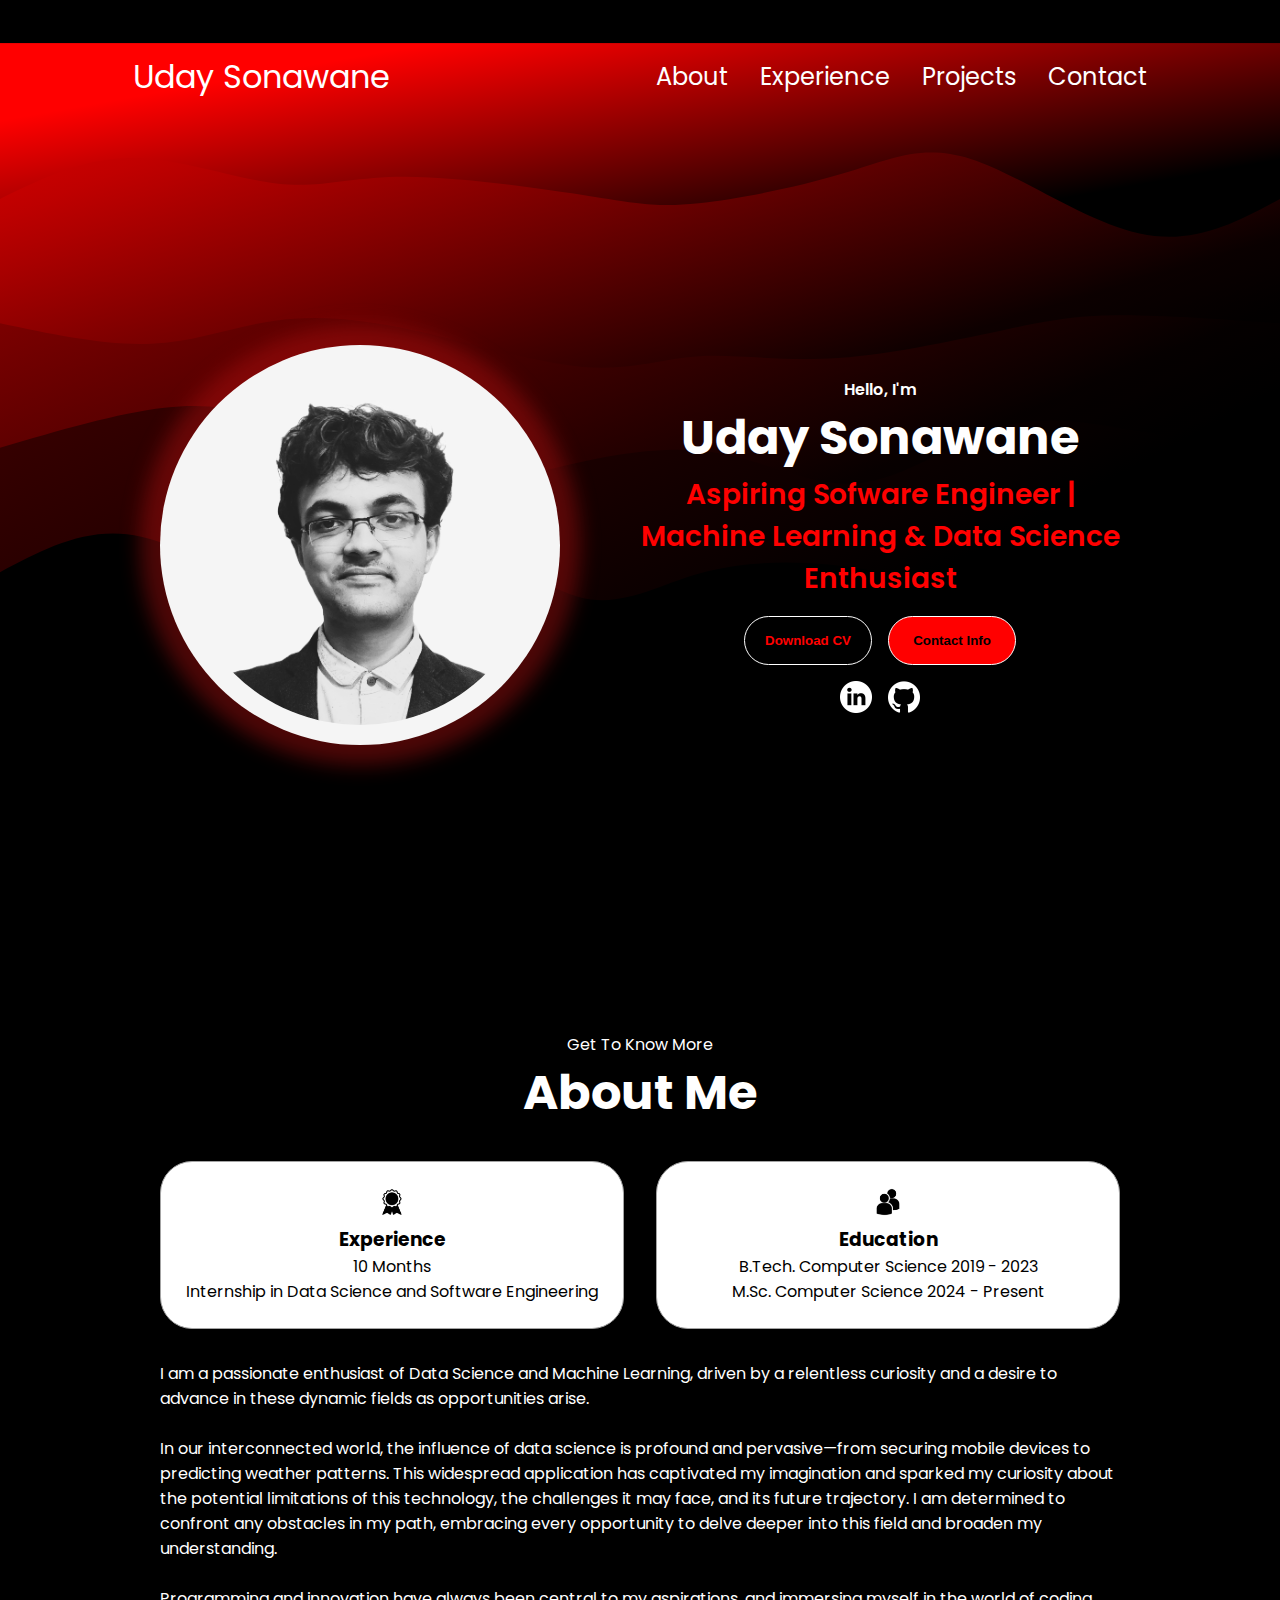
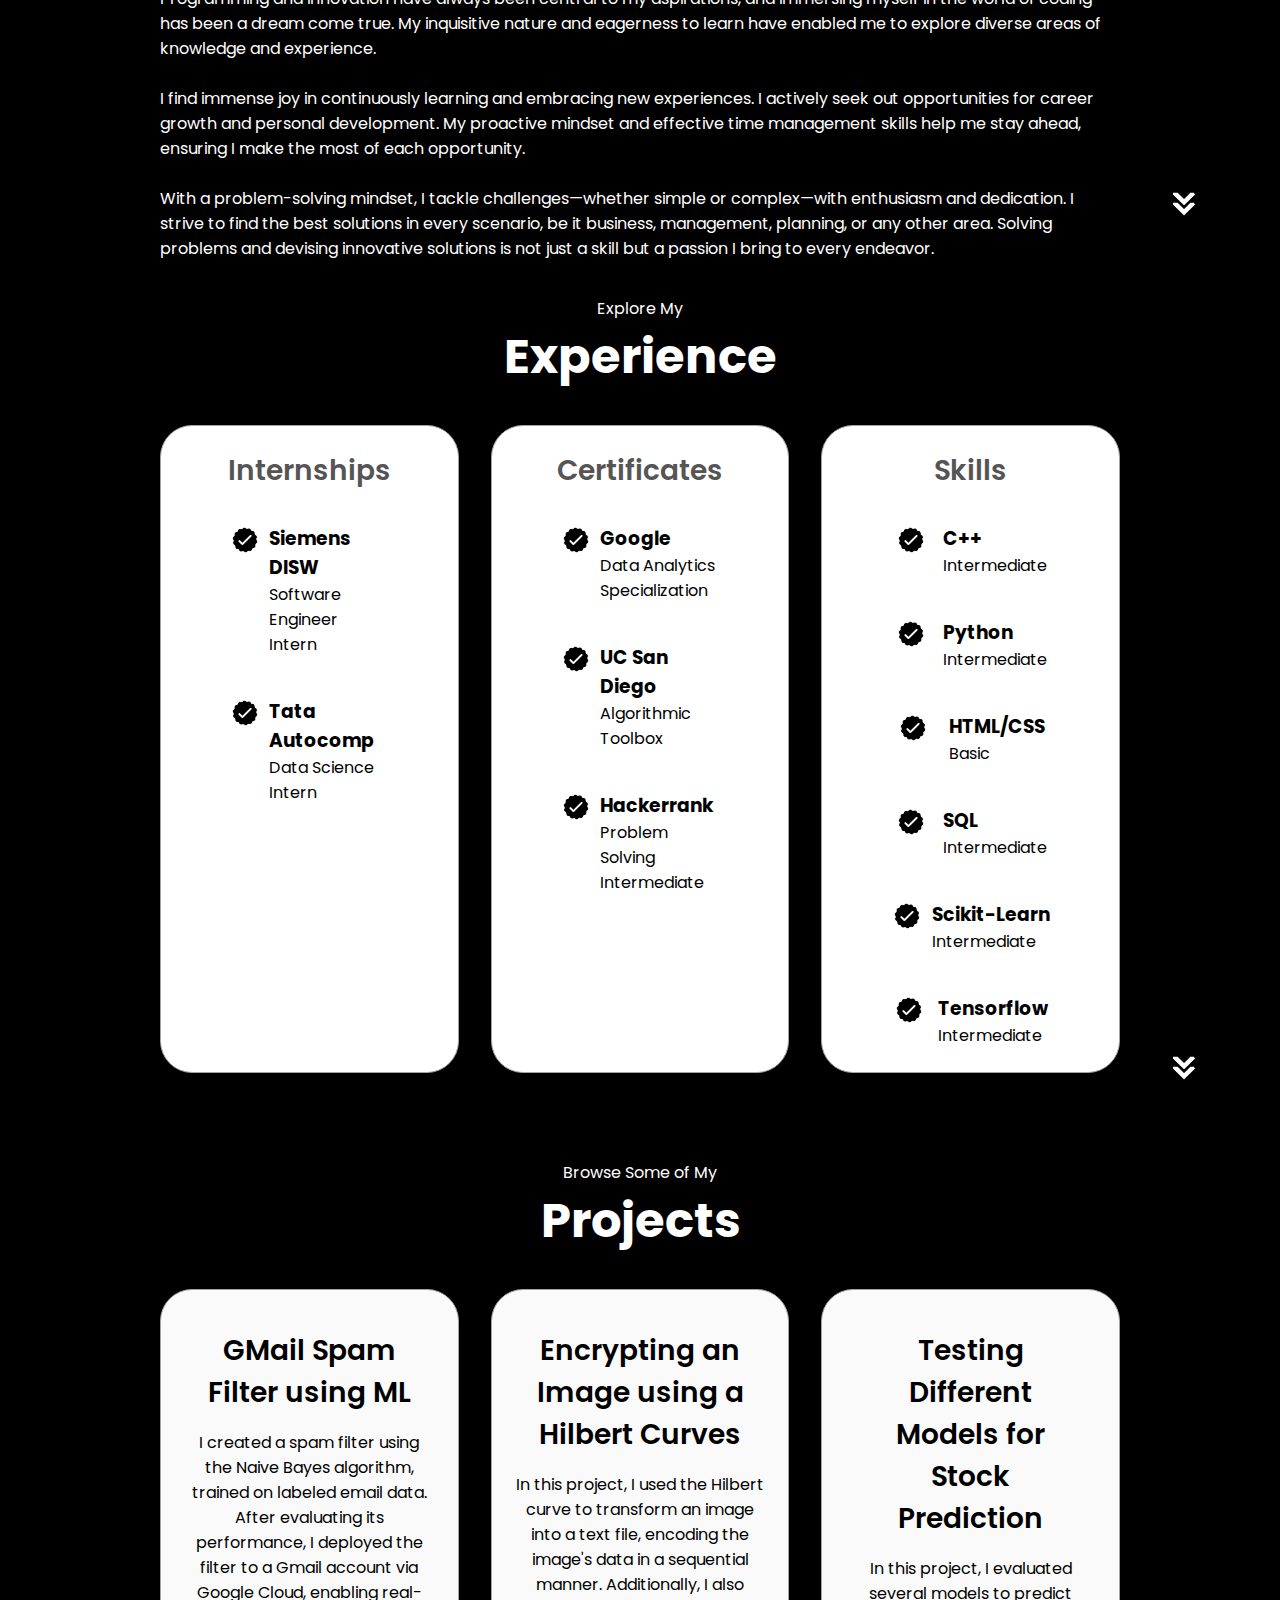
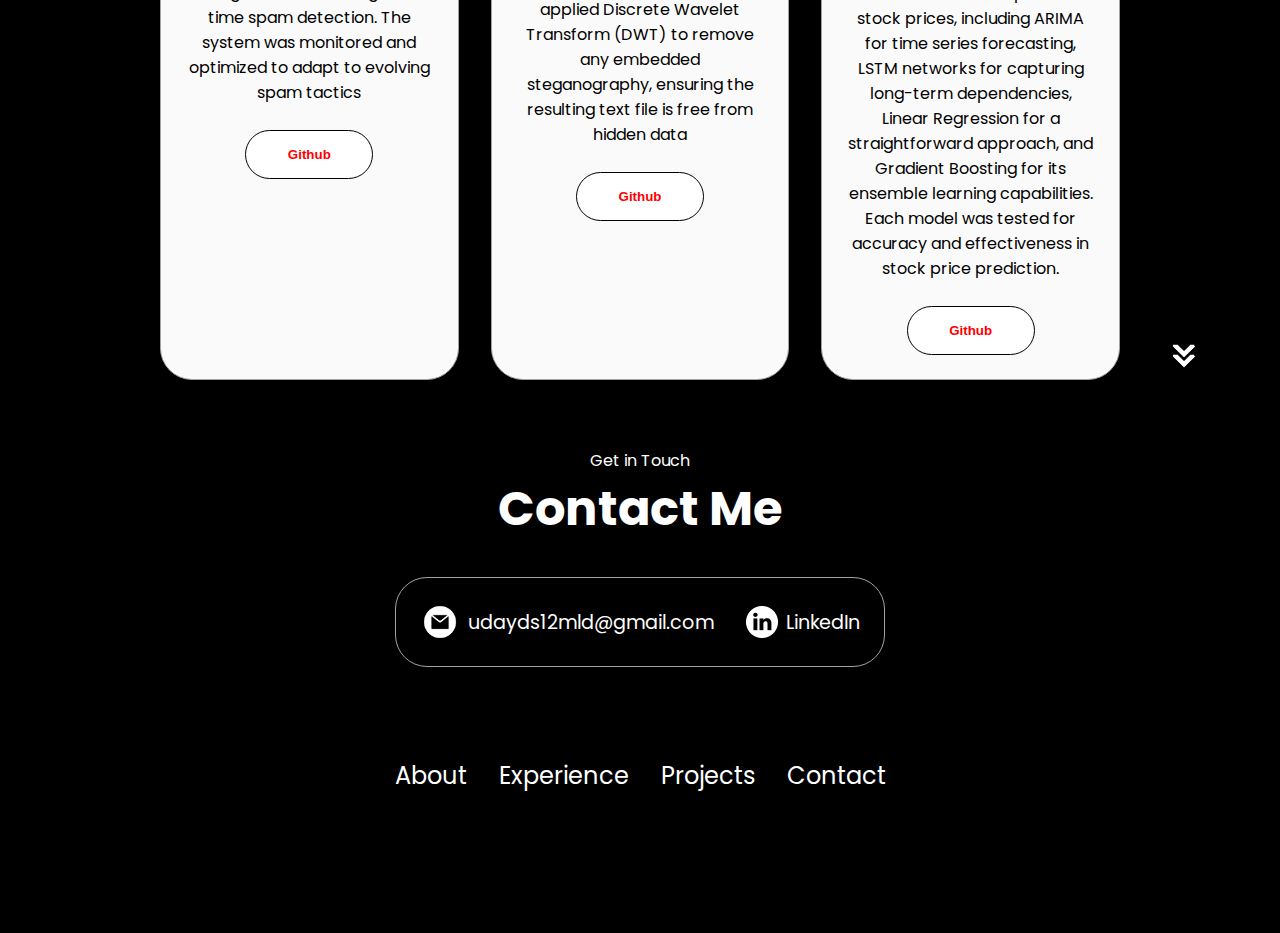
<file: index.html>
<!DOCTYPE html>
<html lang="en">

<head>
  <meta charset="UTF-8" />
  <meta http-equiv="X-UA-Compatible" content="IE=edge" />
  <meta name="viewport" content="width=device-width, initial-scale=1.0" />
  <title>My Portfolio</title>
  <link rel="stylesheet" href="style.css" />
  <link rel="stylesheet" href="mediaqueries.css" />
</head>

<body>
  <svg width="100%" height="100%" id="svg" viewBox="0 0 1440 690" xmlns="http://www.w3.org/2000/svg"
    class="transition duration-300 ease-in-out delay-150">
    <style>
      .path-0 {
        animation: pathAnim-0 4s;
        animation-timing-function: linear;
        animation-iteration-count: infinite;
      }

      @keyframes pathAnim-0 {
        0% {
          d: path("M 0,700 L 0,105 C 57.5506227648292,85.2607966457023 115.1012455296584,65.52159329140461 163,57 C 210.8987544703416,48.47840670859539 249.1456406461956,51.174423480083846 296,63 C 342.8543593538044,74.82557651991615 398.3161918855593,95.78071278825998 460,107 C 521.6838081144407,118.21928721174002 589.5895918115675,119.70272536687631 644,106 C 698.4104081884325,92.29727463312369 739.3254408681711,63.408385744234806 789,77 C 838.6745591318289,90.5916142557652 897.108644715748,146.6637316561845 948,145 C 998.891355284252,143.3362683438155 1042.2399802688371,83.93668763102725 1098,81 C 1153.7600197311629,78.06331236897275 1221.9314342089037,131.5895178197065 1281,145 C 1340.0685657910963,158.4104821802935 1390.0342828955481,131.70524109014676 1440,105 L 1440,700 L 0,700 Z");
        }

        25% {
          d: path("M 0,700 L 0,105 C 50.64668886422494,92.95826859045505 101.29337772844988,80.91653718091011 154,84 C 206.70662227155012,87.08346281908989 261.47317795042545,105.29211986681463 321,122 C 380.52682204957455,138.70788013318537 444.81391046984834,153.91498335183132 503,142 C 561.1860895301517,130.08501664816868 613.2711801701813,91.04794672586013 663,83 C 712.7288198298187,74.95205327413987 760.1013688494264,97.89322974472809 801,98 C 841.8986311505736,98.10677025527191 876.3233444321125,75.37913429522752 932,82 C 987.6766555678875,88.62086570477248 1064.6052534221237,124.59023307436183 1129,133 C 1193.3947465778763,141.40976692563817 1245.2556418793931,122.25993340732519 1295,113 C 1344.7443581206069,103.74006659267481 1392.3721790603036,104.3700332963374 1440,105 L 1440,700 L 0,700 Z");
        }

        50% {
          d: path("M 0,700 L 0,105 C 57.03203847576766,94.57045258354914 114.06407695153533,84.14090516709828 161,88 C 207.93592304846467,91.85909483290172 244.77573066962634,110.006831915156 298,111 C 351.22426933037366,111.993168084844 420.8330003699592,95.83176717227772 489,81 C 557.1669996300408,66.16823282772228 623.8922678505364,52.66609939573314 666,68 C 708.1077321494636,83.33390060426686 725.597928227895,127.50383524478976 775,127 C 824.402071772105,126.49616475521024 905.7160192378839,81.3185596251079 959,61 C 1012.2839807621161,40.6814403748921 1037.5379948205696,45.22192625477864 1096,54 C 1154.4620051794304,62.77807374522136 1246.1320014798373,75.79373535577754 1309,85 C 1371.8679985201627,94.20626464422246 1405.9339992600812,99.60313232211124 1440,105 L 1440,700 L 0,700 Z");
        }

        75% {
          d: path("M 0,700 L 0,105 C 42.559921075348385,111.78426439758294 85.11984215069677,118.56852879516588 134,108 C 182.88015784930323,97.43147120483412 238.08055247256135,69.51014921691947 305,69 C 371.91944752743865,68.48985078308053 450.55794795905786,95.39087433715625 499,109 C 547.4420520409421,122.60912566284375 565.6876556912073,122.92635343445555 610,112 C 654.3123443087927,101.07364656554445 724.6914292761129,78.90371192502158 781,72 C 837.3085707238871,65.09628807497842 879.5466272043409,73.45879886545814 935,70 C 990.4533727956591,66.54120113454186 1059.1220619065236,51.26109261314589 1119,67 C 1178.8779380934764,82.73890738685411 1229.9651251695648,129.4968306819583 1282,141 C 1334.0348748304352,152.5031693180417 1387.0174374152175,128.75158465902086 1440,105 L 1440,700 L 0,700 Z");
        }

        100% {
          d: path("M 0,700 L 0,105 C 57.5506227648292,85.2607966457023 115.1012455296584,65.52159329140461 163,57 C 210.8987544703416,48.47840670859539 249.1456406461956,51.174423480083846 296,63 C 342.8543593538044,74.82557651991615 398.3161918855593,95.78071278825998 460,107 C 521.6838081144407,118.21928721174002 589.5895918115675,119.70272536687631 644,106 C 698.4104081884325,92.29727463312369 739.3254408681711,63.408385744234806 789,77 C 838.6745591318289,90.5916142557652 897.108644715748,146.6637316561845 948,145 C 998.891355284252,143.3362683438155 1042.2399802688371,83.93668763102725 1098,81 C 1153.7600197311629,78.06331236897275 1221.9314342089037,131.5895178197065 1281,145 C 1340.0685657910963,158.4104821802935 1390.0342828955481,131.70524109014676 1440,105 L 1440,700 L 0,700 Z");
        }
      }
    </style>
    <defs>
      <linearGradient id="gradient" x1="12%" y1="18%" x2="88%" y2="82%">
        <stop offset="5%" stop-color="#000000"></stop>
        <stop offset="95%" stop-color="#ff0000"></stop>
      </linearGradient>
    </defs>
    <path
      d="M 0,700 L 0,105 C 57.5506227648292,85.2607966457023 115.1012455296584,65.52159329140461 163,57 C 210.8987544703416,48.47840670859539 249.1456406461956,51.174423480083846 296,63 C 342.8543593538044,74.82557651991615 398.3161918855593,95.78071278825998 460,107 C 521.6838081144407,118.21928721174002 589.5895918115675,119.70272536687631 644,106 C 698.4104081884325,92.29727463312369 739.3254408681711,63.408385744234806 789,77 C 838.6745591318289,90.5916142557652 897.108644715748,146.6637316561845 948,145 C 998.891355284252,143.3362683438155 1042.2399802688371,83.93668763102725 1098,81 C 1153.7600197311629,78.06331236897275 1221.9314342089037,131.5895178197065 1281,145 C 1340.0685657910963,158.4104821802935 1390.0342828955481,131.70524109014676 1440,105 L 1440,700 L 0,700 Z"
      stroke="none" stroke-width="0" fill="url(#gradient)" fill-opacity="0.265"
      class="transition-all duration-300 ease-in-out delay-150 path-0" transform="rotate(-180 720 350)"></path>
    <style>
      .path-1 {
        animation: pathAnim-1 4s;
        animation-timing-function: linear;
        animation-iteration-count: infinite;
      }

      @keyframes pathAnim-1 {
        0% {
          d: path("M 0,700 L 0,245 C 54.572943642865965,250.35755333579974 109.14588728573193,255.71510667159947 161,264 C 212.85411271426807,272.2848933284005 261.9893944999383,283.4971266494019 314,268 C 366.0106055000617,252.50287335059812 420.8965347145148,210.29638673079293 474,205 C 527.1034652854852,199.70361326920707 578.4244666420028,231.3173264274263 638,240 C 697.5755333579972,248.6826735725737 765.4055987174745,234.43430755950178 812,223 C 858.5944012825255,211.56569244049822 883.9531384880995,202.9454433345665 933,213 C 982.0468615119005,223.0545566654335 1054.7818473301272,251.78391910223218 1110,270 C 1165.2181526698728,288.2160808977678 1202.919472191392,295.9188802565051 1255,290 C 1307.080527808608,284.0811197434949 1373.540263904304,264.54055987174746 1440,245 L 1440,700 L 0,700 Z");
        }

        25% {
          d: path("M 0,700 L 0,245 C 59.50755950178814,260.760414354421 119.01511900357627,276.52082870884203 168,283 C 216.98488099642373,289.47917129115797 255.4470834874831,286.67709951905294 314,262 C 372.5529165125169,237.32290048094708 451.19654704649145,190.77077321494636 507,197 C 562.8034529535086,203.22922678505364 595.7667283265508,262.2398076211617 637,274 C 678.2332716734492,285.7601923788383 727.7365396473052,250.26999630040692 790,242 C 852.2634603526948,233.73000369959308 927.2871130842275,252.68020717721052 985,249 C 1042.7128869157725,245.31979282278948 1083.1150080157847,219.009174990751 1122,219 C 1160.8849919842153,218.990825009249 1198.252854852633,245.28309285978543 1251,254 C 1303.747145147367,262.7169071402146 1371.8735725736835,253.8584535701073 1440,245 L 1440,700 L 0,700 Z");
        }

        50% {
          d: path("M 0,700 L 0,245 C 48.51231964483907,255.683388827229 97.02463928967813,266.366777654458 147,259 C 196.97536071032187,251.63322234554198 248.41376248612653,226.216278209397 303,215 C 357.58623751387347,203.783721790603 415.32031076581563,206.76810950795414 471,214 C 526.6796892341844,221.23189049204586 580.3049944506105,232.71128375878652 634,229 C 687.6950055493895,225.28871624121348 741.4597114317426,206.38675545689975 791,198 C 840.5402885682574,189.61324454310025 885.8561598224195,191.7416944136145 936,195 C 986.1438401775805,198.2583055863855 1041.1156492785797,202.64646688864227 1107,211 C 1172.8843507214203,219.35353311135773 1249.6812430632629,231.6724380318165 1307,238 C 1364.3187569367371,244.3275619681835 1402.1593784683687,244.66378098409174 1440,245 L 1440,700 L 0,700 Z");
        }

        75% {
          d: path("M 0,700 L 0,245 C 61.8000739918609,234.14342089036873 123.6001479837218,223.28684178073746 174,215 C 224.3998520162782,206.71315821926254 263.3994820569737,200.99605376741889 314,203 C 364.6005179430263,205.00394623258111 426.8019237883834,214.72894314958694 487,239 C 547.1980762116166,263.27105685041306 605.392822789493,302.08817363423356 660,288 C 714.607177210507,273.91182636576644 765.6267850536441,206.9183623134789 809,201 C 852.3732149463559,195.0816376865211 888.1000369959304,250.23837711185098 947,273 C 1005.8999630040696,295.761622888149 1087.9730669626342,286.1281292391171 1139,263 C 1190.0269330373658,239.87187076088293 1210.0076951535332,203.24910593168084 1255,198 C 1299.9923048464668,192.75089406831916 1369.9961524232335,218.87544703415958 1440,245 L 1440,700 L 0,700 Z");
        }

        100% {
          d: path("M 0,700 L 0,245 C 54.572943642865965,250.35755333579974 109.14588728573193,255.71510667159947 161,264 C 212.85411271426807,272.2848933284005 261.9893944999383,283.4971266494019 314,268 C 366.0106055000617,252.50287335059812 420.8965347145148,210.29638673079293 474,205 C 527.1034652854852,199.70361326920707 578.4244666420028,231.3173264274263 638,240 C 697.5755333579972,248.6826735725737 765.4055987174745,234.43430755950178 812,223 C 858.5944012825255,211.56569244049822 883.9531384880995,202.9454433345665 933,213 C 982.0468615119005,223.0545566654335 1054.7818473301272,251.78391910223218 1110,270 C 1165.2181526698728,288.2160808977678 1202.919472191392,295.9188802565051 1255,290 C 1307.080527808608,284.0811197434949 1373.540263904304,264.54055987174746 1440,245 L 1440,700 L 0,700 Z");
        }
      }
    </style>
    <defs>
      <linearGradient id="gradient" x1="12%" y1="18%" x2="88%" y2="82%">
        <stop offset="5%" stop-color="#000000"></stop>
        <stop offset="95%" stop-color="#ff0000"></stop>
      </linearGradient>
    </defs>
    <path
      d="M 0,700 L 0,245 C 54.572943642865965,250.35755333579974 109.14588728573193,255.71510667159947 161,264 C 212.85411271426807,272.2848933284005 261.9893944999383,283.4971266494019 314,268 C 366.0106055000617,252.50287335059812 420.8965347145148,210.29638673079293 474,205 C 527.1034652854852,199.70361326920707 578.4244666420028,231.3173264274263 638,240 C 697.5755333579972,248.6826735725737 765.4055987174745,234.43430755950178 812,223 C 858.5944012825255,211.56569244049822 883.9531384880995,202.9454433345665 933,213 C 982.0468615119005,223.0545566654335 1054.7818473301272,251.78391910223218 1110,270 C 1165.2181526698728,288.2160808977678 1202.919472191392,295.9188802565051 1255,290 C 1307.080527808608,284.0811197434949 1373.540263904304,264.54055987174746 1440,245 L 1440,700 L 0,700 Z"
      stroke="none" stroke-width="0" fill="url(#gradient)" fill-opacity="0.4"
      class="transition-all duration-300 ease-in-out delay-150 path-1" transform="rotate(-180 720 350)"></path>
    <style>
      .path-2 {
        animation: pathAnim-2 4s;
        animation-timing-function: linear;
        animation-iteration-count: infinite;
      }

      @keyframes pathAnim-2 {
        0% {
          d: path("M 0,700 L 0,385 C 64.6733752620545,389.43783450487115 129.346750524109,393.87566900974224 176,394 C 222.653249475891,394.12433099025776 251.2863731656184,389.9351584659021 304,379 C 356.7136268343816,368.0648415340979 433.50775681341725,350.3836971266494 497,346 C 560.4922431865828,341.6163028733506 610.6825995807127,350.5300530275003 653,348 C 695.3174004192873,345.4699469724997 729.7618448637317,331.4960907633494 784,336 C 838.2381551362683,340.5039092366506 912.2700209643604,363.4855839191023 974,377 C 1035.7299790356396,390.5144160808977 1085.1580712788261,394.5615735602417 1131,388 C 1176.8419287211739,381.4384264397583 1219.0976939203354,364.2681218399309 1270,362 C 1320.9023060796646,359.7318781600691 1380.4511530398322,372.36593908003454 1440,385 L 1440,700 L 0,700 Z");
        }

        25% {
          d: path("M 0,700 L 0,385 C 40.264742878283386,397.493032433099 80.52948575656677,409.98606486619803 138,402 C 195.47051424343323,394.01393513380197 270.1467998520163,365.54877296830676 331,350 C 391.8532001479837,334.45122703169324 438.8833148353682,331.8188432605747 487,349 C 535.1166851646318,366.1811567394253 584.3199408065113,403.1758539893945 636,394 C 687.6800591934887,384.8241460106055 741.8369219385867,329.4777407818473 792,338 C 842.1630780614133,346.5222592181527 888.3323714391419,418.91318288321617 945,428 C 1001.6676285608581,437.08681711678383 1068.8335923048464,382.86952768528795 1130,374 C 1191.1664076951536,365.13047231471205 1246.3332593414725,401.60870637563204 1297,411 C 1347.6667406585275,420.39129362436796 1393.8333703292637,402.695646812184 1440,385 L 1440,700 L 0,700 Z");
        }

        50% {
          d: path("M 0,700 L 0,385 C 47.78685411271428,354.9145640646195 95.57370822542856,324.8291281292391 145,344 C 194.42629177457144,363.1708718707609 245.49202121100012,431.59805154766303 304,435 C 362.5079787889999,438.40194845233697 428.458206930571,376.77866568010853 482,371 C 535.541793069429,365.22133431989147 576.675151066716,415.2872857319028 635,426 C 693.324848933284,436.7127142680972 768.8411888025652,408.0721913922802 818,401 C 867.1588111974348,393.9278086077198 889.9600937230238,408.4239486989764 932,411 C 974.0399062769762,413.5760513010236 1035.31843630534,404.23201381181406 1093,402 C 1150.68156369466,399.76798618818594 1204.7661610556172,404.64799605376743 1262,403 C 1319.2338389443828,401.35200394623257 1379.6169194721915,393.1760019731163 1440,385 L 1440,700 L 0,700 Z");
        }

        75% {
          d: path("M 0,700 L 0,385 C 44.20066592674807,405.48962880749787 88.40133185349615,425.97925761499573 139,426 C 189.59866814650385,426.02074238500427 246.59533851276353,405.572598347515 296,402 C 345.40466148723647,398.427401652485 387.2173140954495,411.73034899494394 451,421 C 514.7826859045505,430.26965100505606 600.5354051054385,435.50600567270936 656,414 C 711.4645948945615,392.49399432729064 736.641065482797,344.2456283142188 778,346 C 819.358934517203,347.7543716857812 876.9003329633739,399.5114810704156 936,425 C 995.0996670366261,450.4885189295844 1055.7576026637073,449.7084474041189 1107,433 C 1158.2423973362927,416.2915525958811 1200.069256381798,383.65472931310893 1254,373 C 1307.930743618202,362.34527068689107 1373.965371809101,373.67263534344556 1440,385 L 1440,700 L 0,700 Z");
        }

        100% {
          d: path("M 0,700 L 0,385 C 64.6733752620545,389.43783450487115 129.346750524109,393.87566900974224 176,394 C 222.653249475891,394.12433099025776 251.2863731656184,389.9351584659021 304,379 C 356.7136268343816,368.0648415340979 433.50775681341725,350.3836971266494 497,346 C 560.4922431865828,341.6163028733506 610.6825995807127,350.5300530275003 653,348 C 695.3174004192873,345.4699469724997 729.7618448637317,331.4960907633494 784,336 C 838.2381551362683,340.5039092366506 912.2700209643604,363.4855839191023 974,377 C 1035.7299790356396,390.5144160808977 1085.1580712788261,394.5615735602417 1131,388 C 1176.8419287211739,381.4384264397583 1219.0976939203354,364.2681218399309 1270,362 C 1320.9023060796646,359.7318781600691 1380.4511530398322,372.36593908003454 1440,385 L 1440,700 L 0,700 Z");
        }
      }
    </style>
    <defs>
      <linearGradient id="gradient" x1="12%" y1="18%" x2="88%" y2="82%">
        <stop offset="5%" stop-color="#000000"></stop>
        <stop offset="95%" stop-color="#ff0000"></stop>
      </linearGradient>
    </defs>
    <path
      d="M 0,700 L 0,385 C 64.6733752620545,389.43783450487115 129.346750524109,393.87566900974224 176,394 C 222.653249475891,394.12433099025776 251.2863731656184,389.9351584659021 304,379 C 356.7136268343816,368.0648415340979 433.50775681341725,350.3836971266494 497,346 C 560.4922431865828,341.6163028733506 610.6825995807127,350.5300530275003 653,348 C 695.3174004192873,345.4699469724997 729.7618448637317,331.4960907633494 784,336 C 838.2381551362683,340.5039092366506 912.2700209643604,363.4855839191023 974,377 C 1035.7299790356396,390.5144160808977 1085.1580712788261,394.5615735602417 1131,388 C 1176.8419287211739,381.4384264397583 1219.0976939203354,364.2681218399309 1270,362 C 1320.9023060796646,359.7318781600691 1380.4511530398322,372.36593908003454 1440,385 L 1440,700 L 0,700 Z"
      stroke="none" stroke-width="0" fill="url(#gradient)" fill-opacity="0.53"
      class="transition-all duration-300 ease-in-out delay-150 path-2" transform="rotate(-180 720 350)"></path>
    <style>
      .path-3 {
        animation: pathAnim-3 4s;
        animation-timing-function: linear;
        animation-iteration-count: infinite;
      }

      @keyframes pathAnim-3 {
        0% {
          d: path("M 0,700 L 0,525 C 48.39812553952399,498.79647305463067 96.79625107904798,472.59294610926133 158,486 C 219.20374892095202,499.40705389073867 293.2131212233321,552.4246886175854 348,570 C 402.7868787766679,587.5753113824146 438.35126402762364,569.7082994203971 490,554 C 541.6487359723764,538.2917005796029 609.3818226661732,524.7421137008263 654,520 C 698.6181773338268,515.2578862991737 720.1214453076831,519.3232457762979 776,528 C 831.8785546923169,536.6767542237021 922.1323961030951,549.964903193982 984,550 C 1045.867603896905,550.035096806018 1079.348970279936,536.8171414477741 1127,542 C 1174.651029720064,547.1828585522259 1236.471722777161,570.7665310149217 1291,571 C 1345.528277222839,571.2334689850783 1392.7641386114196,548.1167344925391 1440,525 L 1440,700 L 0,700 Z");
        }

        25% {
          d: path("M 0,700 L 0,525 C 65.30487113084227,526.205623381428 130.60974226168454,527.4112467628561 179,532 C 227.39025773831546,536.5887532371439 258.86590208410405,544.5606363300037 303,545 C 347.13409791589595,545.4393636699963 403.9266494018991,538.346207917129 460,545 C 516.0733505981009,551.653792082871 571.4275003082995,572.0545320014799 620,558 C 668.5724996917005,543.9454679985201 710.3633493649031,495.4356640769515 771,482 C 831.6366506350969,468.5643359230485 911.1191022320879,490.20281169071393 971,513 C 1030.880897767912,535.7971883092861 1071.1602417067456,559.7530891601925 1126,566 C 1180.8397582932544,572.2469108398075 1250.2399309409298,560.7848316685164 1305,551 C 1359.7600690590702,541.2151683314836 1399.8800345295351,533.1075841657419 1440,525 L 1440,700 L 0,700 Z");
        }

        50% {
          d: path("M 0,700 L 0,525 C 47.26743124922925,536.2771488469602 94.5348624984585,547.5542976939204 153,549 C 211.4651375015415,550.4457023060796 281.12798125539524,542.0599580712789 343,546 C 404.87201874460476,549.9400419287211 458.9532124799605,566.2058700209643 500,570 C 541.0467875200395,573.7941299790357 569.0591688247625,565.1165618448638 621,565 C 672.9408311752375,564.8834381551362 748.810112220989,573.3278825995807 805,577 C 861.189887779011,580.6721174004193 897.7003822912814,579.5719077568134 957,560 C 1016.2996177087186,540.4280922431866 1098.3883586138859,502.38448637316566 1147,501 C 1195.6116413861141,499.61551362683434 1210.7461832531753,534.8901467505241 1254,545 C 1297.2538167468247,555.1098532494759 1368.6269083734123,540.054926624738 1440,525 L 1440,700 L 0,700 Z");
        }

        75% {
          d: path("M 0,700 L 0,525 C 58.60727586632137,533.625921815267 117.21455173264275,542.251843630534 168,525 C 218.78544826735725,507.748156369466 261.7490689357504,464.6185472931311 318,473 C 374.2509310642496,481.3814527068689 443.78917252435565,541.2739671969417 496,566 C 548.2108274756444,590.7260328030583 583.0942409668271,580.2855839191022 638,562 C 692.9057590331729,543.7144160808978 767.8338636083364,517.5836971266494 827,520 C 886.1661363916636,522.4163028733506 929.5703045998275,553.3796275743001 973,547 C 1016.4296954001725,540.6203724256999 1059.884917992354,496.8977925761499 1113,488 C 1166.115082007646,479.1022074238501 1228.890023430756,505.02920212110007 1285,517 C 1341.109976569244,528.9707978788999 1390.5549882846221,526.98539893945 1440,525 L 1440,700 L 0,700 Z");
        }

        100% {
          d: path("M 0,700 L 0,525 C 48.39812553952399,498.79647305463067 96.79625107904798,472.59294610926133 158,486 C 219.20374892095202,499.40705389073867 293.2131212233321,552.4246886175854 348,570 C 402.7868787766679,587.5753113824146 438.35126402762364,569.7082994203971 490,554 C 541.6487359723764,538.2917005796029 609.3818226661732,524.7421137008263 654,520 C 698.6181773338268,515.2578862991737 720.1214453076831,519.3232457762979 776,528 C 831.8785546923169,536.6767542237021 922.1323961030951,549.964903193982 984,550 C 1045.867603896905,550.035096806018 1079.348970279936,536.8171414477741 1127,542 C 1174.651029720064,547.1828585522259 1236.471722777161,570.7665310149217 1291,571 C 1345.528277222839,571.2334689850783 1392.7641386114196,548.1167344925391 1440,525 L 1440,700 L 0,700 Z");
        }
      }
    </style>
    <defs>
      <linearGradient id="gradient" x1="12%" y1="18%" x2="88%" y2="82%">
        <stop offset="5%" stop-color="#000000"></stop>
        <stop offset="95%" stop-color="#ff0000"></stop>
      </linearGradient>
    </defs>
    <path
      d="M 0,700 L 0,525 C 48.39812553952399,498.79647305463067 96.79625107904798,472.59294610926133 158,486 C 219.20374892095202,499.40705389073867 293.2131212233321,552.4246886175854 348,570 C 402.7868787766679,587.5753113824146 438.35126402762364,569.7082994203971 490,554 C 541.6487359723764,538.2917005796029 609.3818226661732,524.7421137008263 654,520 C 698.6181773338268,515.2578862991737 720.1214453076831,519.3232457762979 776,528 C 831.8785546923169,536.6767542237021 922.1323961030951,549.964903193982 984,550 C 1045.867603896905,550.035096806018 1079.348970279936,536.8171414477741 1127,542 C 1174.651029720064,547.1828585522259 1236.471722777161,570.7665310149217 1291,571 C 1345.528277222839,571.2334689850783 1392.7641386114196,548.1167344925391 1440,525 L 1440,700 L 0,700 Z"
      stroke="none" stroke-width="0" fill="url(#gradient)" fill-opacity="1"
      class="transition-all duration-300 ease-in-out delay-150 path-3" transform="rotate(-180 720 350)"></path>
  </svg>
  <nav id="desktop-nav">
    <div class="logo">Uday Sonawane</div>
    <div>
      <ul class="nav-links">
        <li><a href="#about">About</a></li>
        <li><a href="#experience">Experience</a></li>
        <li><a href="#projects">Projects</a></li>
        <li><a href="#contact">Contact</a></li>
      </ul>
    </div>
  </nav>
  <nav id="hamburger-nav">
    <div class="logo">Uday Sonawane</div>
    <div class="hamburger-menu">
      <div class="hamburger-icon" onclick="toggleMenu()">
        <span></span>
        <span></span>
        <span></span>
      </div>
      <div class="menu-links">
        <li><a href="#about" onclick="toggleMenu()">About</a></li>
        <li><a href="#experience" onclick="toggleMenu()">Experience</a></li>
        <li><a href="#projects" onclick="toggleMenu()">Projects</a></li>
        <li><a href="#contact" onclick="toggleMenu()">Contact</a></li>
      </div>
    </div>
  </nav>
  <section id="profile">
    <div class="section__pic-container">
      <img src="./assets/file2.png" alt="Uday Sonawane profile picture" class="profile" />
    </div>
    <div class="section__text">
      <p class="section__text__p1">Hello, I'm</p>
      <h1 class="title">Uday Sonawane</h1>
      <p class="section__text__p2">Aspiring Sofware Engineer | Machine Learning & Data Science Enthusiast</p>
      <div class="btn-container">
        <button class="btn btn-color-2" onclick="window.open('./assets/uday_sonawane_resume.pdf')">
          Download CV
        </button>
        <button class="btn btn-color-1" onclick="location.href='#contact'">
          Contact Info
        </button>
      </div>
      <div id="socials-container">
        <img src="./assets/linkedin.png" alt="My LinkedIn profile" class="icon"
          onclick="window.open('https://www.linkedin.com/in/uday-sonawane-0b25261b3/')" />
        <img src="./assets/github.png" alt="My Github profile" class="icon"
          onclick="window.open('https://github.com/Udaydsmls')" />
      </div>
    </div>
  </section>
  <section id="about">
    <p class="section__text__p1">Get To Know More</p>
    <h1 class="title">About Me</h1>
    <div class="section-container">
      <!-- <div class="section__pic-container">
        <img src="./assets/about-pic.png" alt="Profile picture" class="about-pic" />
      </div> -->
      <div class="about-details-container">
        <div class="about-containers">
          <div class="details-container">
            <img src="./assets/experience.png" alt="Experience icon" class="icon-invert" />
            <h3>Experience</h3>
            <p>10 Months <br /> Internship in Data Science and Software Engineering </p>
          </div>
          <div class="details-container">
            <img src="./assets/education.png" alt="Education icon" class="icon-invert" />
            <h3>Education</h3>
            <p>B.Tech. Computer Science 2019 - 2023<br />M.Sc. Computer Science 2024 - Present</p>
          </div>
        </div>
        <div class="text-container">
          <p>
            I am a passionate enthusiast of Data Science and Machine Learning, driven by a relentless curiosity and a
            desire to advance in these dynamic fields as opportunities arise.
            <br /><br />
            In our interconnected world, the influence of data science is profound and pervasive—from securing mobile
            devices to predicting weather patterns. This widespread application has captivated my imagination and
            sparked my curiosity about the potential limitations of this technology, the challenges it may face, and its
            future trajectory. I am determined to confront any obstacles in my path, embracing every opportunity to
            delve deeper into this field and broaden my understanding.
            <br /><br />
            Programming and innovation have always been central to my aspirations, and immersing myself in the world of
            coding has been a dream come true. My inquisitive nature and eagerness to learn have enabled me to explore
            diverse areas of knowledge and experience.
            <br /><br />
            I find immense joy in continuously learning and embracing new experiences. I actively seek out opportunities
            for career growth and personal development. My proactive mindset and effective time management skills help
            me stay ahead, ensuring I make the most of each opportunity.
            <br /><br />
            With a problem-solving mindset, I tackle challenges—whether simple or complex—with enthusiasm and
            dedication. I strive to find the best solutions in every scenario, be it business, management, planning, or
            any other area. Solving problems and devising innovative solutions is not just a skill but a passion I bring
            to every endeavor.
          </p>
        </div>
      </div>
    </div>
    <img src="./assets/arrow.png" alt="Arrow icon" class="icon arrow" onclick="location.href='#experience'" />
  </section>
  <section id="experience">
    <p class="section__text__p1">Explore My</p>
    <h1 class="title">Experience</h1>
    <div class="experience-details-container">
      <div class="about-containers">
        <div class="details-container">
          <h2 class="experience-sub-title">Internships</h2>
          <div class="article-container">
            <article>
              <img src="./assets/checkmark.png" alt="Experience icon" class="icon-invert" />
              <div>
                <h3>Siemens DISW</h3>
                <p>Software Engineer Intern</p>
              </div>
            </article>
            <article>
              <img src="./assets/checkmark.png" alt="Experience icon" class="icon-invert" />
              <div>
                <h3>Tata Autocomp</h3>
                <p>Data Science Intern</p>
              </div>
            </article>
          </div>
        </div>
        <div class="details-container">
          <h2 class="experience-sub-title">Certificates</h2>
          <div class="article-container">
            <article>
              <img src="./assets/checkmark.png" alt="Experience icon-invert" class="icon-invert" />
              <div>
                <h3>Google</h3>
                <p>Data Analytics Specialization</p>
              </div>
            </article>
            <article>
              <img src="./assets/checkmark.png" alt="Experience icon-invert" class="icon-invert" />
              <div>
                <h3>UC San Diego</h3>
                <p>Algorithmic Toolbox</p>
              </div>
            </article>
            <article>
              <img src="./assets/checkmark.png" alt="Experience icon-invert" class="icon-invert" />
              <div>
                <h3>Hackerrank</h3>
                <p>Problem Solving Intermediate</p>
              </div>
            </article>
          </div>
        </div>
        <div class="details-container">
          <h2 class="experience-sub-title">Skills</h2>
          <div class="article-container">
            <article>
              <img src="./assets/checkmark.png" alt="Experience icon-invert" class="icon-invert" />
              <div>
                <h3>C++</h3>
                <p>Intermediate</p>
              </div>
            </article>
            <article>
              <img src="./assets/checkmark.png" alt="Experience icon-invert" class="icon-invert" />
              <div>
                <h3>Python</h3>
                <p>Intermediate</p>
              </div>
            </article>
            <article>
              <img src="./assets/checkmark.png" alt="Experience icon-invert" class="icon-invert" />
              <div>
                <h3>HTML/CSS</h3>
                <p>Basic</p>
              </div>
            </article>
            <article>
              <img src="./assets/checkmark.png" alt="Experience icon-invert" class="icon-invert" />
              <div>
                <h3>SQL</h3>
                <p>Intermediate</p>
              </div>
            </article>
            <article>
              <img src="./assets/checkmark.png" alt="Experience icon-invert" class="icon-invert" />
              <div>
                <h3>Scikit-Learn</h3>
                <p>Intermediate</p>
              </div>
            </article>
            <article>
              <img src="./assets/checkmark.png" alt="Experience icon-invert" class="icon-invert" />
              <div>
                <h3>Tensorflow</h3>
                <p>Intermediate</p>
              </div>
            </article>
          </div>
        </div>
      </div>
    </div>
    <img src="./assets/arrow.png" alt="Arrow icon" class="icon arrow" onclick="location.href='#projects'" />
  </section>
  <section id="projects">
    <p class="section__text__p1">Browse Some of My</p>
    <h1 class="title">Projects</h1>
    <div class="experience-details-container">
      <div class="about-containers">
        <div class="details-container color-container">
          <!-- <div class="article-container">
            <img src="./assets/project-1.png" alt="Project 1" class="project-img" />
          </div> -->
          <h2 class="experience-sub-title project-title">GMail Spam Filter using ML</h2>
          <p>I created a spam filter using the Naive Bayes algorithm, trained on labeled email data. After evaluating
            its performance, I deployed the filter to a Gmail account via Google Cloud, enabling real-time spam
            detection. The system was monitored and optimized to adapt to evolving spam tactics</p> <br />
          <div class="btn-container">
            <button class="btn btn-color-2 project-btn"
              onclick="window.open('https://github.com/Udaydsmls/Email-Spam-Filter-Using-ML')">
              Github
            </button>
            <!-- <button class="btn btn-color-2 project-btn" onclick="location.href='https://github.com/'">
              Github
            </button> -->
          </div>
        </div>
        <div class="details-container color-container">
          <h2 class="experience-sub-title project-title">Encrypting an Image using a Hilbert Curves</h2>
          <p>In this project, I used the Hilbert curve to transform an image into a text file, encoding the image's data
            in a sequential manner. Additionally, I also applied Discrete Wavelet Transform (DWT) to remove any
            embedded steganography, ensuring the resulting text file is free from hidden data</p> <br />
          <div class="btn-container">
            <button class="btn btn-color-2 project-btn"
              onclick="window.open('https://github.com/Udaydsmls/Encrypting-an-image-using-a-Hilbert-curve')">
              Github
            </button>
          </div>
        </div>
        <div class="details-container color-container">
          <h2 class="experience-sub-title project-title">Testing Different Models for Stock Prediction</h2>
          <p>In this project, I evaluated several models to predict stock prices, including ARIMA for time series
            forecasting, LSTM networks for capturing long-term dependencies, Linear Regression for a straightforward
            approach, and Gradient Boosting for its ensemble learning capabilities. Each model was tested for accuracy
            and effectiveness in stock price prediction. </p> <br />
          <div class="btn-container">
            <button class="btn btn-color-2 project-btn"
              onclick="window.open('https://github.com/Udaydsmls/Testing-Different-Models-for-Stock-Prediction')">
              Github
            </button>
          </div>
        </div>
      </div>
    </div>
    <img src="./assets/arrow.png" alt="Arrow icon" class="icon arrow" onclick="location.href='#contact'" />
  </section>
  <section id="contact">
    <p class="section__text__p1">Get in Touch</p>
    <h1 class="title">Contact Me</h1>
    <div class="contact-info-upper-container">
      <div class="contact-info-container">
        <img src="./assets/email.png" alt="Email icon" class="icon contact-icon email-icon" />
        <p><a href="mailto:udayds12mld@gmail.com">udayds12mld@gmail.com</a></p>
      </div>
      <div class="contact-info-container">
        <img src="./assets/linkedin.png" alt="LinkedIn icon" class="icon contact-icon" />
        <p><a href="https://www.linkedin.com/in/uday-sonawane-0b25261b3/" target="_blank">LinkedIn</a></p>
      </div>
    </div>
  </section>
  <footer>
    <nav>
      <div class="nav-links-container">
        <ul class="nav-links">
          <li><a href="#about">About</a></li>
          <li><a href="#experience">Experience</a></li>
          <li><a href="#projects">Projects</a></li>
          <li><a href="#contact">Contact</a></li>
        </ul>
      </div>
    </nav>
  </footer>
  <script src="script.js"></script>
</body>

</html>
</file>
<file: style.css>
/* GENERAL */

@import url("https://fonts.googleapis.com/css2?family=Poppins:wght@300;400;500;600&display=swap");

* {
  margin: 0;
  padding: 0;
}

body {
  font-family: "Poppins", sans-serif;
  background-color: rgb(0, 0, 0);
}

html {
  scroll-behavior: smooth;
}

p {
  color: white(85, 85, 85);
}

svg {
  position: absolute;
  top: -100px;
  left: 0;
  width: 100%;
  z-index: -1;
}


/* TRANSITION */

a,
.btn {
  transition: all 300ms ease;
}

/* DESKTOP NAV */

nav,
.nav-links {
  display: flex;
}

nav {
  justify-content: space-around;
  align-items: center;
  height: 17vh;
}

.nav-links {
  gap: 2rem;
  list-style: none;
  font-size: 1.5rem;
}

a {
  color: white;
  text-decoration: none;
  text-decoration-color: white;
}

a:hover {
  color: grey;
  text-decoration: underline;
  text-underline-offset: 1rem;
  text-decoration-color: rgb(181, 181, 181);
}

.logo {
  color: white;
  font-size: 2rem;
}

.logo:hover {
  cursor: default;
}

/* HAMBURGER MENU */

#hamburger-nav {
  display: none;
}

.hamburger-menu {
  position: relative;
  display: inline-block;
}

.hamburger-icon {
  display: flex;
  flex-direction: column;
  justify-content: space-between;
  height: 24px;
  width: 30px;
  cursor: pointer;
}

.hamburger-icon span {
  width: 100%;
  height: 2px;
  background-color: white;
  transition: all 0.3 ease-in-out;
}

.menu-links {
  position: absolute;
  top: 100%;
  right: 0;
  background-color: rgb(32, 32, 32);
  width: fit-content;
  max-height: 0;
  overflow: hidden;
  transition: all 0.3 ease-in-out;
  border-radius: 10%;
}

.menu-links a {
  display: block;
  padding: 10px;
  text-align: center;
  font-size: 1.5rem;
  color: white;
  text-decoration: none;
  transition: all 0.3 ease-in-out;
}

.menu-links li {
  list-style: none;
}

.menu-links.open {
  max-height: 300px;
}

.hamburger-icon.open span:first-child {
  transform: rotate(45deg) translate(10px, 5px);
}

.hamburger-icon.open span:nth-child(2) {
  opacity: 0;
}

.hamburger-icon.open span:last-child {
  transform: rotate(-45deg) translate(10px, -5px);
}

.hamburger-icon span:first-child {
  transform: none;
}

.hamburger-icon span:first-child {
  opacity: 1;
}

.hamburger-icon span:first-child {
  transform: none;
}

/* SECTIONS */

section {
  padding-top: 4vh;
  height: 96vh;
  margin: 0 10rem;
  box-sizing: border-box;
  min-height: fit-content;
}


/* PROFILE SECTION */

#profile {
  display: flex;
  justify-content: center;
  gap: 5rem;
  height: 80vh;
}

.section__pic-container {
  display: flex;
  height: 400px;
  width: 400px;
  margin: auto 0;
}

.section__pic-container .profile {
  border-radius: 50%;
  background-color: rgb(245, 245, 245);
  padding: 20px;
  box-shadow: 0 0 20px 20px rgba(192, 17, 17, 0.4);
}

.section__text {
  align-self: center;
  text-align: center;
}

.section__text p {
  font-weight: 600;
}

.section__text__p1 {
  color: white;
  text-align: center;
}

.section__text__p2 {
  font-size: 1.75rem;
  margin-bottom: 1rem;
  color: red;
}

.title {
  color: white;
  font-size: 3rem;
  text-align: center;
}

#socials-container {
  display: flex;
  justify-content: center;
  margin-top: 1rem;
  gap: 1rem;
}

/* ICONS */

.icon {
  cursor: pointer;
  height: 2rem;
  -webkit-filter: invert(1);
  filter: invert(1);
}

.icon-invert {
  cursor: pointer;
  height: 2rem;
}

/* BUTTONS */

.btn-container {
  display: flex;
  justify-content: center;
  gap: 1rem;
}

.btn {
  font-weight: 600;
  transition: all 300ms ease;
  padding: 1rem;
  width: 8rem;
  border-radius: 2rem;
}

.btn-color-1,
.btn-color-2 {
  border: rgb(255, 255, 255) 0.1rem solid;
}

.btn-color-1:hover,
.btn-color-2:hover {
  cursor: pointer;
}

.btn-color-1,
.btn-color-2:hover {
  background: rgb(255, 0, 0);
  color: rgb(0, 0, 0);
}

.btn-color-1:hover {
  background: black;
  color: red;
}

.btn-color-2 {
  background: black;
  color: red;
}

.btn-color-2:hover {
  border: white 0.1rem solid;
}

.btn-container {
  gap: 1rem;
}

/* ABOUT SECTION */

#about {
  position: relative;
}

.about-containers {
  gap: 2rem;
  margin-bottom: 2rem;
  margin-top: 2rem;
}

.about-details-container {
  justify-content: center;
  flex-direction: column;
}

.about-containers,
.about-details-container {
  display: flex;
}

.about-pic {
  border-radius: 2rem;
}

.arrow {
  position: absolute;
  right: -5rem;
  bottom: 2.5rem;
}

.details-container {
  padding: 1.5rem;
  flex: 1;
  background: white;
  border-radius: 2rem;
  border: whitesmoke 0.1rem solid;
  border-color: rgb(163, 163, 163);
  text-align: center;
}

.section-container {
  gap: 4rem;
  height: 80%;
}

.section__pic-container {
  height: 400px;
  width: 400px;
  margin: auto 0;
}

.text-container {
  color: white;
}

/* EXPERIENCE SECTION */

#experience {
  position: relative;
}

.experience-sub-title {
  color: rgb(85, 85, 85);
  font-weight: 600;
  font-size: 1.75rem;
  margin-bottom: 2rem;
}

.experience-details-container {
  display: flex;
  justify-content: center;
  flex-direction: column;
}

.article-container {
  display: flex;
  text-align: initial;
  flex-wrap: wrap;
  flex-direction: row;
  gap: 2.5rem;
  justify-content: space-around;
}

article {
  display: flex;
  width: 10rem;
  justify-content: space-around;
  gap: 0.5rem;
}

article .icon {
  cursor: default;
}

/* PROJECTS SECTION */

#projects {
  position: relative;
}

.color-container {
  border-color: rgb(163, 163, 163);
  background: rgb(250, 250, 250);
}

.project-img {
  border-radius: 2rem;
  width: 90%;
  height: 90%;
}

.project-title {
  margin: 1rem;
  color: black;
}

.project-btn {
  color: red;
  background-color: white;
  border-color: black;
}

/* CONTACT */

#contact {
  display: flex;
  justify-content: center;
  flex-direction: column;
  height: 70vh;
}

.contact-info-upper-container {
  display: flex;
  justify-content: center;
  border-radius: 2rem;
  border: rgb(53, 53, 53) 0.1rem solid;
  border-color: rgb(163, 163, 163);
  background: (250, 250, 250);
  margin: 2rem auto;
  padding: 0.5rem;
}

.contact-info-container {
  display: flex;
  align-items: center;
  justify-content: center;
  gap: 0.5rem;
  margin: 1rem;
}

.contact-info-container p {
  font-size: larger;
}

.contact-icon {
  cursor: default;
}

.email-icon {
  height: 2.5rem;
}

/* FOOTER SECTION */

footer {
  height: 26vh;
  margin: 0 1rem;
}

footer p {
  text-align: center;
}
</file>
<file: mediaqueries.css>
@media screen and (max-width: 1400px) {
  #profile {
    height: 83vh;
    margin-bottom: 6rem;
  }
  .about-containers {
    flex-wrap: wrap;
  }
  #contact,
  #projects {
    height: fit-content;
  }
}

@media screen and (max-width: 1200px) {
  #desktop-nav {
    display: none;
  }
  #hamburger-nav {
    display: flex;
  }
  #experience,
  .experience-details-container {
    margin-top: 2rem;
  }
  #profile,
  .section-container {
    display: block;
  }
  .arrow {
    display: none;
  }
  section,
  .section-container {
    height: fit-content;
  }
  section {
    margin: 0 5%;
  }
  .section__pic-container {
    width: 275px;
    height: 275px;
    margin: 0 auto 2rem;
  }
  .about-containers {
    margin-top: 0;
  }
}

@media screen and (max-width: 600px) {
  #contact,
  footer {
    height: 40vh;
  }
  #profile {
    height: 83vh;
    margin-bottom: 0;
  }
  article {
    font-size: 1rem;
  }
  footer nav {
    height: fit-content;
    margin-bottom: 2rem;
  }
  .about-containers,
  .contact-info-upper-container,
  .btn-container {
    flex-wrap: wrap;
  }
  .contact-info-container {
    margin: 0;
  }
  .contact-info-container p,
  .nav-links li a {
    font-size: 1rem;
  }
  .experience-sub-title {
    font-size: 1.25rem;
  }
  .logo {
    font-size: 1.5rem;
  }
  .nav-links {
    flex-direction: column;
    gap: 0.5rem;
    text-align: center;
  }
  .section__pic-container {
    width: auto;
    height: 46vw;
    justify-content: center;
  }
  .section__text__p2 {
    font-size: 1.25rem;
  }
  .title {
    font-size: 2rem;
  }
  .text-container {
    text-align: justify;
  }
}
</file>
